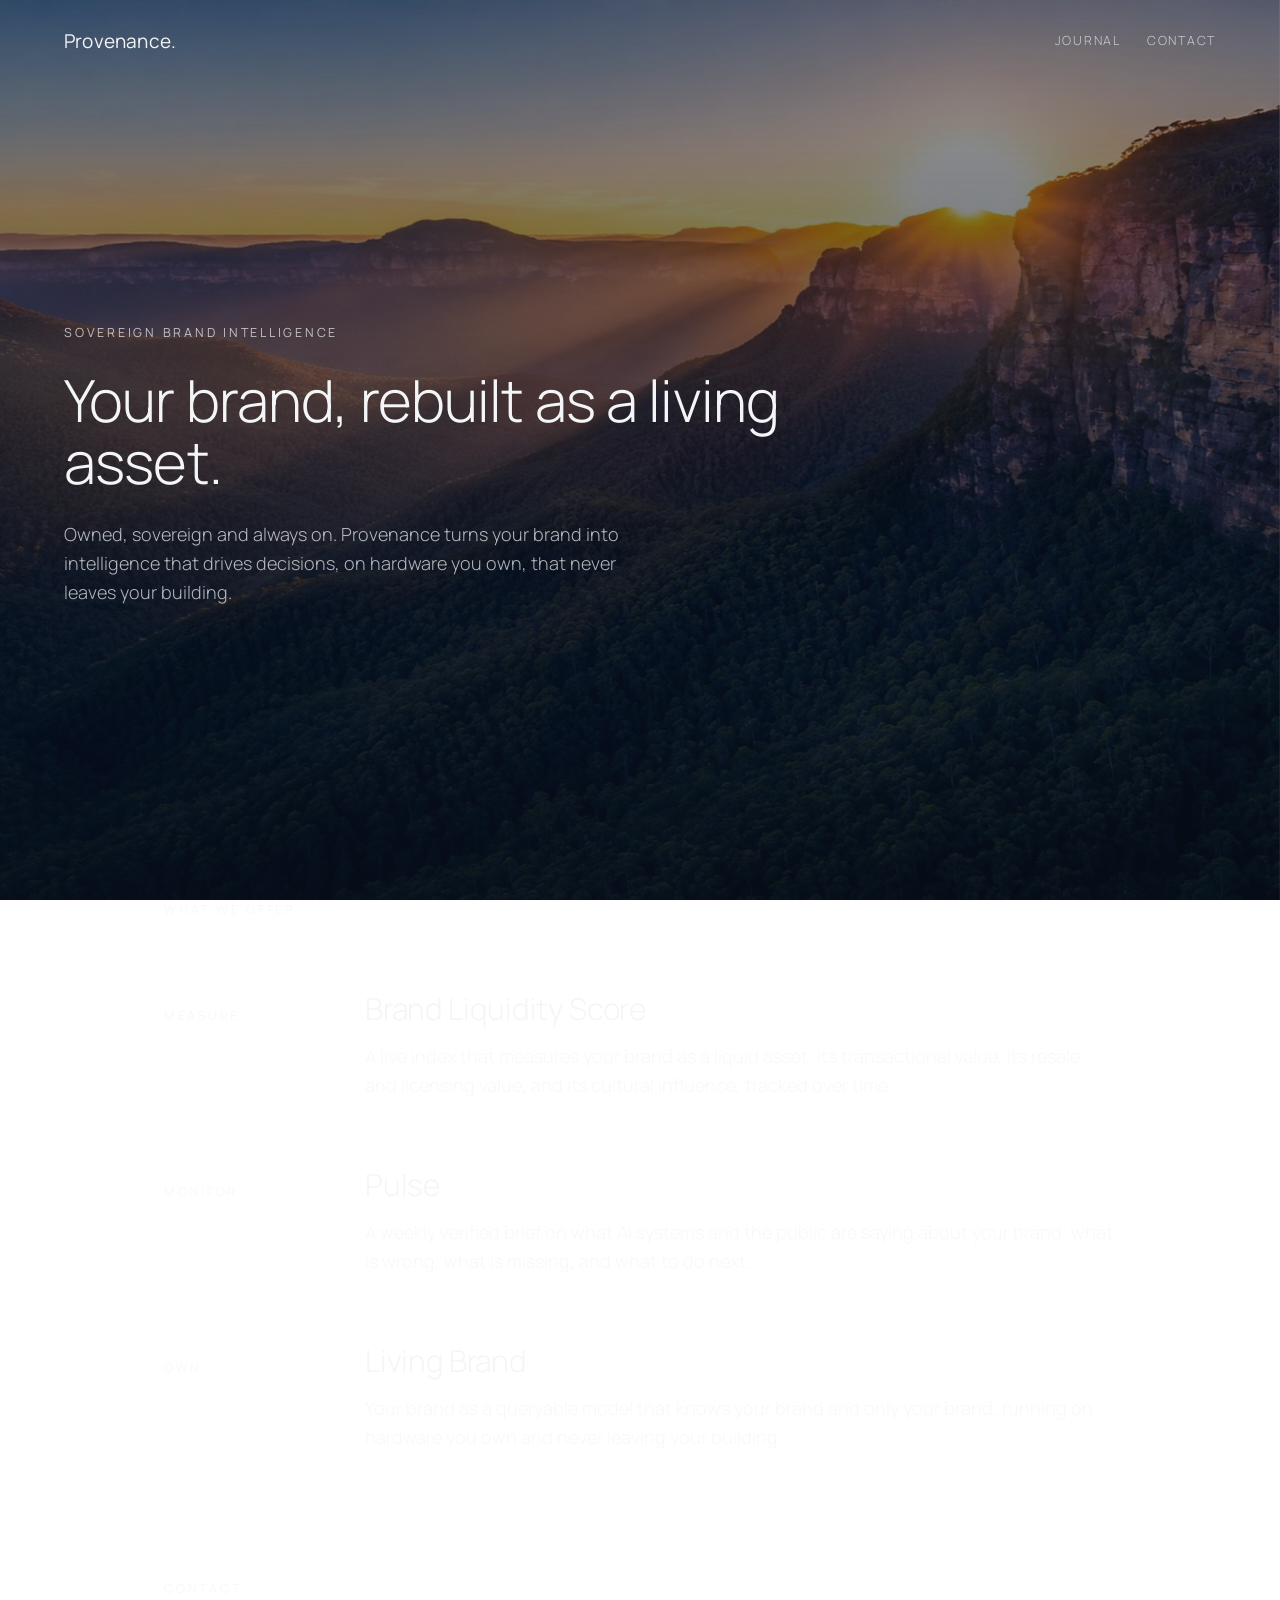
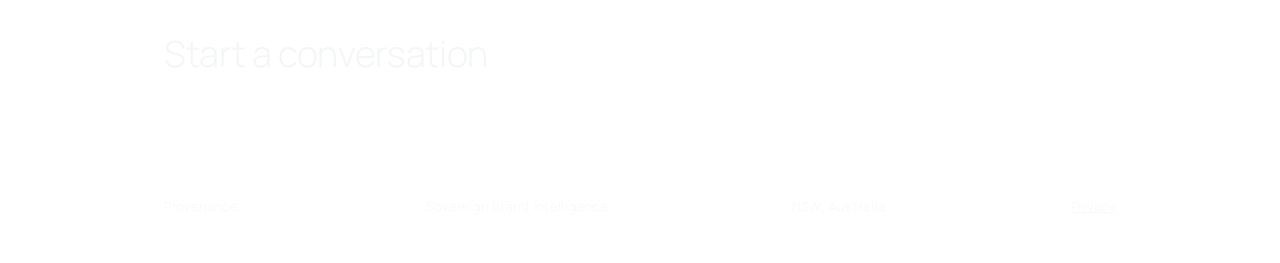
<file: index.html>
<!doctype html>
<html lang="en-AU">
<head>
<meta charset="utf-8">
<meta name="viewport" content="width=device-width, initial-scale=1">
<title>Provenance · Sovereign Brand Intelligence</title>
<meta name="description" content="Provenance rebuilds your brand as a living, sovereign asset. Owned, on hardware you control, never leaving your building.">
<link rel="canonical" href="https://provenancestudio.ai/">
<meta property="og:type" content="website">
<meta property="og:title" content="Provenance · Sovereign Brand Intelligence">
<meta property="og:description" content="Your brand, rebuilt as a living, sovereign asset. Owned, on hardware you control, never leaving your building.">
<meta property="og:url" content="https://provenancestudio.ai/">
<meta property="og:image" content="https://provenancestudio.ai/og.jpg">
<meta name="twitter:card" content="summary_large_image">
<meta name="twitter:title" content="Provenance · Sovereign Brand Intelligence">
<meta name="twitter:description" content="Your brand, rebuilt as a living, sovereign asset.">
<meta name="twitter:image" content="https://provenancestudio.ai/og.jpg">
<meta name="robots" content="index,follow,max-image-preview:large">
<meta name="author" content="Provenance Studio">
<link rel="alternate" type="text/plain" href="/llms.txt" title="llms.txt">
<script type="application/ld+json">
{
  "@context":"https://schema.org",
  "@type":"Organization",
  "name":"Provenance",
  "legalName":"Provenance Studio",
  "url":"https://provenancestudio.ai/",
  "slogan":"Sovereign Brand Intelligence",
  "description":"Provenance rebuilds a brand as a living, queryable asset: a model trained on the brand and only that brand, running on hardware the client owns, that never leaves the building and compounds in value over time.",
  "email":"pete@provenancestudio.ai",
  "areaServed":"AU",
  "address":{"@type":"PostalAddress","addressRegion":"NSW","addressCountry":"AU"},
  "founder":[{"@type":"Person","name":"Pete Galmes"},{"@type":"Person","name":"Alex Vitlin"}],
  "makesOffer":[
    {"@type":"Offer","itemOffered":{"@type":"Service","name":"Brand Liquidity Score","description":"A live index that measures a brand as a liquid asset: transactional value, resale and licensing value, and cultural influence, tracked over time."}},
    {"@type":"Offer","itemOffered":{"@type":"Service","name":"Pulse","description":"A weekly verified brief on what AI systems and the public are saying about a brand: what is wrong, what is missing, and what to do next."}},
    {"@type":"Offer","itemOffered":{"@type":"Service","name":"Living Brand","description":"A brand rebuilt as a queryable model that knows the brand and only that brand, running on hardware the client owns and never leaving their building."}}
  ]
}
</script>
<link rel="preconnect" href="https://fonts.googleapis.com">
<link rel="preconnect" href="https://fonts.gstatic.com" crossorigin>
<link href="https://fonts.googleapis.com/css2?family=Manrope:wght@300;400&display=swap" rel="stylesheet">
<style>
  :root{
    --copy:clamp(16px,1.55vw,18px);
    --white:#F3F5F7;
    --dim:rgba(243,245,247,.72);
    --line:rgba(243,245,247,.20);
    --maxw:1080px;
    --gutter:clamp(22px,5vw,64px);
    --font:"Manrope",system-ui,-apple-system,sans-serif;
  }
  *{box-sizing:border-box}
  html{-webkit-text-size-adjust:100%;scroll-behavior:smooth}
  body{margin:0;font-family:var(--font);font-weight:300;color:var(--white);
    font-size:var(--copy);line-height:1.62;-webkit-font-smoothing:antialiased}
  a{color:inherit}
  ::selection{background:rgba(243,245,247,.85);color:#0C1826}

  /* fixed photographic background + legibility scrim */
  .bg{position:fixed;inset:0;z-index:-2;
    background:url("[data-uri]") center/cover no-repeat}
  .scrim{position:fixed;inset:0;z-index:-1;
    background:linear-gradient(180deg,rgba(8,16,28,.42) 0%,rgba(8,16,28,.58) 42%,rgba(8,16,28,.78) 100%)}

  .wrap{max-width:var(--maxw);margin:0 auto;padding:0 var(--gutter)}
  .eyebrow{font-size:12.5px;font-weight:400;letter-spacing:.22em;text-transform:uppercase;color:var(--dim)}

  /* top bar */
  .top{display:flex;align-items:center;justify-content:space-between;
    padding:26px var(--gutter);position:absolute;top:0;left:0;right:0;z-index:5}
  .brand{font-size:19px;font-weight:400;letter-spacing:.01em;text-decoration:none}
  .top a.contact{text-decoration:none;color:var(--dim);letter-spacing:.14em;
    text-transform:uppercase;font-size:12.5px;transition:color .2s}
  .top a.contact:hover{color:var(--white)}

  /* hero */
  .hero{min-height:100svh;display:flex;flex-direction:column;justify-content:center;
    padding:120px var(--gutter) 90px}
  .hero-in{max-width:760px}
  .hero .eyebrow{margin-bottom:26px}
  .statement{font-weight:300;font-size:clamp(30px,5.4vw,58px);line-height:1.08;
    letter-spacing:-.015em;margin:0}
  .sub{margin:26px 0 0;max-width:54ch;color:var(--dim);font-weight:300}

  /* offerings */
  .offer{padding:0 0 96px}
  .offer .eyebrow{margin-bottom:34px}
  .item{padding:30px 0;border-top:1px solid var(--line);
    display:grid;grid-template-columns:150px 1fr;gap:clamp(16px,4vw,54px);align-items:baseline}
  .item:last-child{border-bottom:1px solid var(--line)}
  .item .tag{font-size:12.5px;letter-spacing:.2em;text-transform:uppercase;color:var(--dim);font-weight:400}
  .item h3{margin:0 0 8px;font-weight:300;font-size:clamp(23px,2.6vw,30px);letter-spacing:-.01em}
  .item p{margin:0;color:var(--dim);font-weight:300}
  @media(max-width:620px){.item{grid-template-columns:1fr;gap:10px;padding:26px 0}}

  /* contact */
  .contact-sec{padding:0 0 110px}
  .contact-sec .eyebrow{margin-bottom:26px}
  .mails{display:flex;flex-direction:column;gap:14px}
  .mails a{font-size:clamp(22px,3.4vw,36px);font-weight:300;letter-spacing:-.01em;
    text-decoration:none;width:fit-content;border-bottom:1px solid transparent;
    padding-bottom:2px;transition:border-color .2s}
  .mails a:hover{border-color:var(--white)}

  footer{padding:0 0 46px}
  .foot{display:flex;justify-content:space-between;flex-wrap:wrap;gap:8px;
    color:var(--dim);font-size:12.5px;letter-spacing:.06em}

  .topnav{display:flex;gap:26px;align-items:center}
  .topnav a{text-decoration:none;color:var(--dim);letter-spacing:.14em;text-transform:uppercase;font-size:12.5px;transition:color .2s}
  .topnav a:hover{color:var(--white)}
  a:focus-visible{outline:1px solid var(--white);outline-offset:4px}
  .rise{opacity:0;transform:translateY(14px);transition:opacity .8s ease,transform .8s ease}
  .rise.in{opacity:1;transform:none}
  @media(prefers-reduced-motion:reduce){.rise{opacity:1;transform:none;transition:none}html{scroll-behavior:auto}}
</style>
<script type="application/ld+json">
{"@context":"https://schema.org","@type":"WebSite","name":"Provenance","url":"https://provenancestudio.ai/","inLanguage":"en-AU","publisher":{"@type":"Organization","name":"Provenance"}}
</script>
</head>
<body id="top">
<div class="bg"></div><div class="scrim"></div>

<div class="top">
  <a class="brand" href="#top">Provenance.</a>
  <nav class="topnav">
    <a href="blog/">Journal</a>
    <a href="mailto:pete@provenancestudio.ai">Contact</a>
  </nav>
</div>

<header class="hero"><div class="hero-in">
  <div class="eyebrow rise">Sovereign Brand Intelligence</div>
  <h1 class="statement rise">Your brand, rebuilt as a living asset.</h1>
  <p class="sub rise">Owned, sovereign and always on. Provenance turns your brand into intelligence that drives decisions, on hardware you own, that never leaves your building.</p>
</div></header>

<section class="offer"><div class="wrap">
  <div class="eyebrow rise">What we offer</div>

  <div class="item rise">
    <div class="tag">Measure</div>
    <div>
      <h3>Brand Liquidity Score</h3>
      <p>A live index that measures your brand as a liquid asset: its transactional value, its resale and licensing value, and its cultural influence, tracked over time.</p>
    </div>
  </div>

  <div class="item rise">
    <div class="tag">Monitor</div>
    <div>
      <h3>Pulse</h3>
      <p>A weekly verified brief on what AI systems and the public are saying about your brand: what is wrong, what is missing, and what to do next.</p>
    </div>
  </div>

  <div class="item rise">
    <div class="tag">Own</div>
    <div>
      <h3>Living Brand</h3>
      <p>Your brand as a queryable model that knows your brand and only your brand, running on hardware you own and never leaving your building.</p>
    </div>
  </div>

</div></section>

<section id="contact" class="contact-sec"><div class="wrap">
  <div class="eyebrow rise">Contact</div>
  <div class="mails rise">
    <a href="mailto:pete@provenancestudio.ai">Start a conversation</a>
  </div>
</div></section>

<footer><div class="wrap"><div class="foot">
  <span>Provenance.</span>
  <span>Sovereign Brand Intelligence</span>
  <span>NSW, Australia</span>
  <span><a href="privacy.html">Privacy</a></span>
</div></div></footer>

<script>
  const io=new IntersectionObserver((es)=>{es.forEach(e=>{if(e.isIntersecting){e.target.classList.add("in");io.unobserve(e.target)}})},{threshold:.12,rootMargin:"0px 0px -6% 0px"});
  document.querySelectorAll(".rise").forEach(el=>io.observe(el));
  window.addEventListener("load",()=>{document.querySelectorAll(".hero .rise").forEach((el,i)=>setTimeout(()=>el.classList.add("in"),90*i))});
</script>
</body>
</html>
</file>
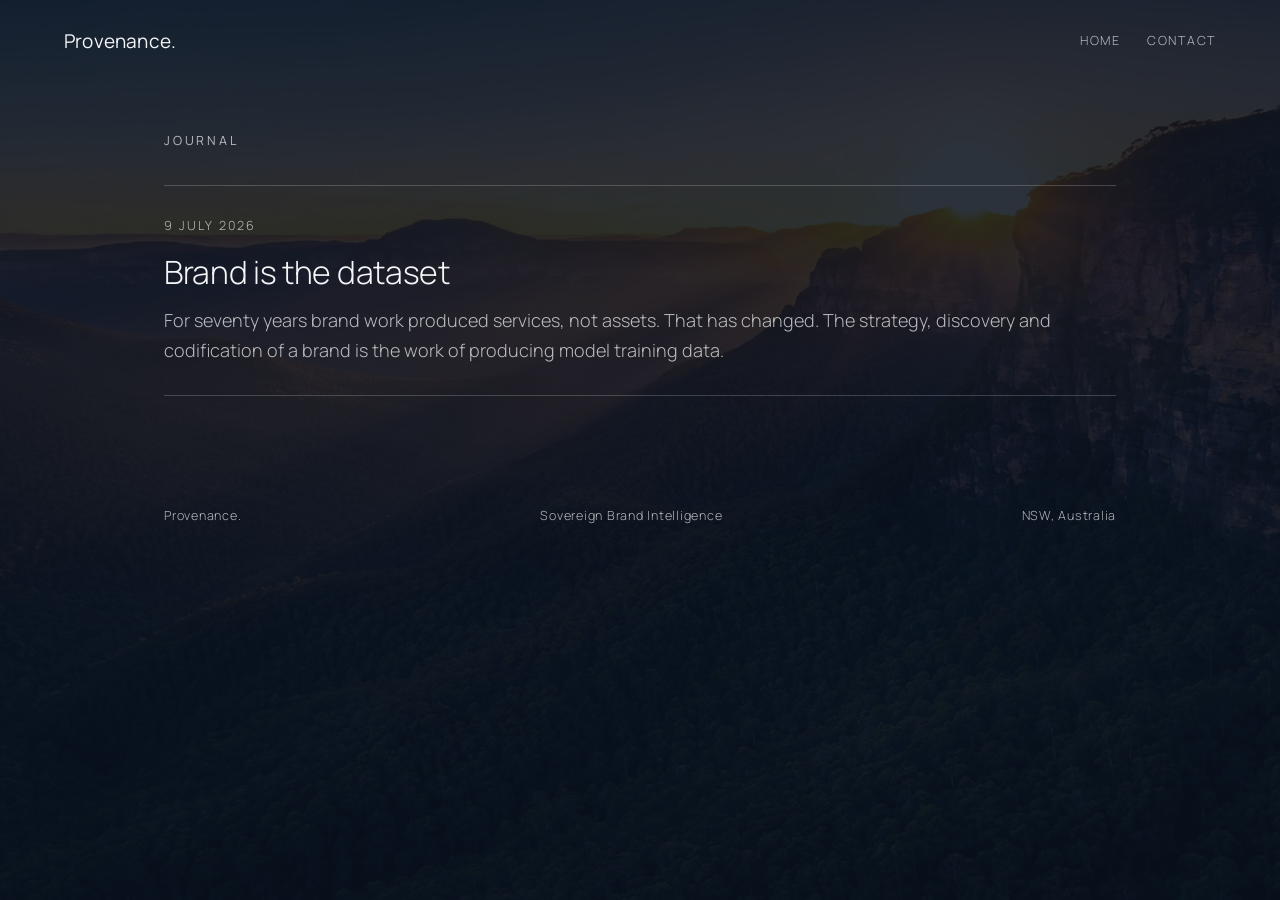
<file: blog/index.html>
<!doctype html>
<html lang="en-AU">
<head>
<meta charset="utf-8">
<meta name="viewport" content="width=device-width, initial-scale=1">
<title>Journal · Provenance</title>
<meta name="description" content="Writing from Provenance on sovereign brand intelligence, living brands, and brand as an owned asset.">
<meta name="robots" content="index,follow,max-image-preview:large">
<meta name="author" content="Provenance Studio">
<link rel="canonical" href="https://provenancestudio.ai/blog/">
<meta property="og:type" content="website">
<meta property="og:title" content="Journal · Provenance">
<meta property="og:description" content="Writing from Provenance on sovereign brand intelligence and brand as an owned asset.">
<meta property="og:url" content="https://provenancestudio.ai/blog/">
<meta property="og:image" content="https://provenancestudio.ai/og.jpg">
<meta name="twitter:card" content="summary_large_image">
<meta name="twitter:title" content="Journal · Provenance">
<meta name="twitter:description" content="Writing from Provenance on sovereign brand intelligence.">
<meta name="twitter:image" content="https://provenancestudio.ai/og.jpg">
<link rel="preconnect" href="https://fonts.googleapis.com">
<link rel="preconnect" href="https://fonts.gstatic.com" crossorigin>
<link href="https://fonts.googleapis.com/css2?family=Manrope:wght@300;400&display=swap" rel="stylesheet">
<link rel="stylesheet" href="../style.css">
<script type="application/ld+json">
{
  "@context":"https://schema.org",
  "@type":"Blog",
  "name":"Provenance Journal",
  "url":"https://provenancestudio.ai/blog/",
  "inLanguage":"en-AU",
  "publisher":{"@type":"Organization","name":"Provenance","url":"https://provenancestudio.ai/"},
  "blogPost":[
    {"@type":"BlogPosting","headline":"Brand is the dataset","datePublished":"2026-07-09","url":"https://provenancestudio.ai/blog/brand-is-the-dataset.html"}
  ]
}
</script>
</head>
<body>
<div class="bg"></div><div class="scrim"></div>
<header class="top">
  <a class="brand" href="../">Provenance.</a>
  <nav class="topnav" aria-label="Primary">
    <a href="../">Home</a>
    <a href="mailto:pete@provenancestudio.ai">Contact</a>
  </nav>
</header>

<main class="journal"><div class="wrap">
  <h1 class="eyebrow">Journal</h1>

  <!-- NEWEST FIRST. To add a post: copy an <a class="entry"> block here, then create its page in /blog/ -->
  <a class="entry" href="brand-is-the-dataset.html">
    <div class="date">9 July 2026</div>
    <h2>Brand is the dataset</h2>
    <p>For seventy years brand work produced services, not assets. That has changed. The strategy, discovery and codification of a brand is the work of producing model training data.</p>
  </a>

</div></main>

<footer><div class="wrap"><div class="foot">
  <span>Provenance.</span><span>Sovereign Brand Intelligence</span><span>NSW, Australia</span>
</div></div></footer>
</body>
</html>
</file>
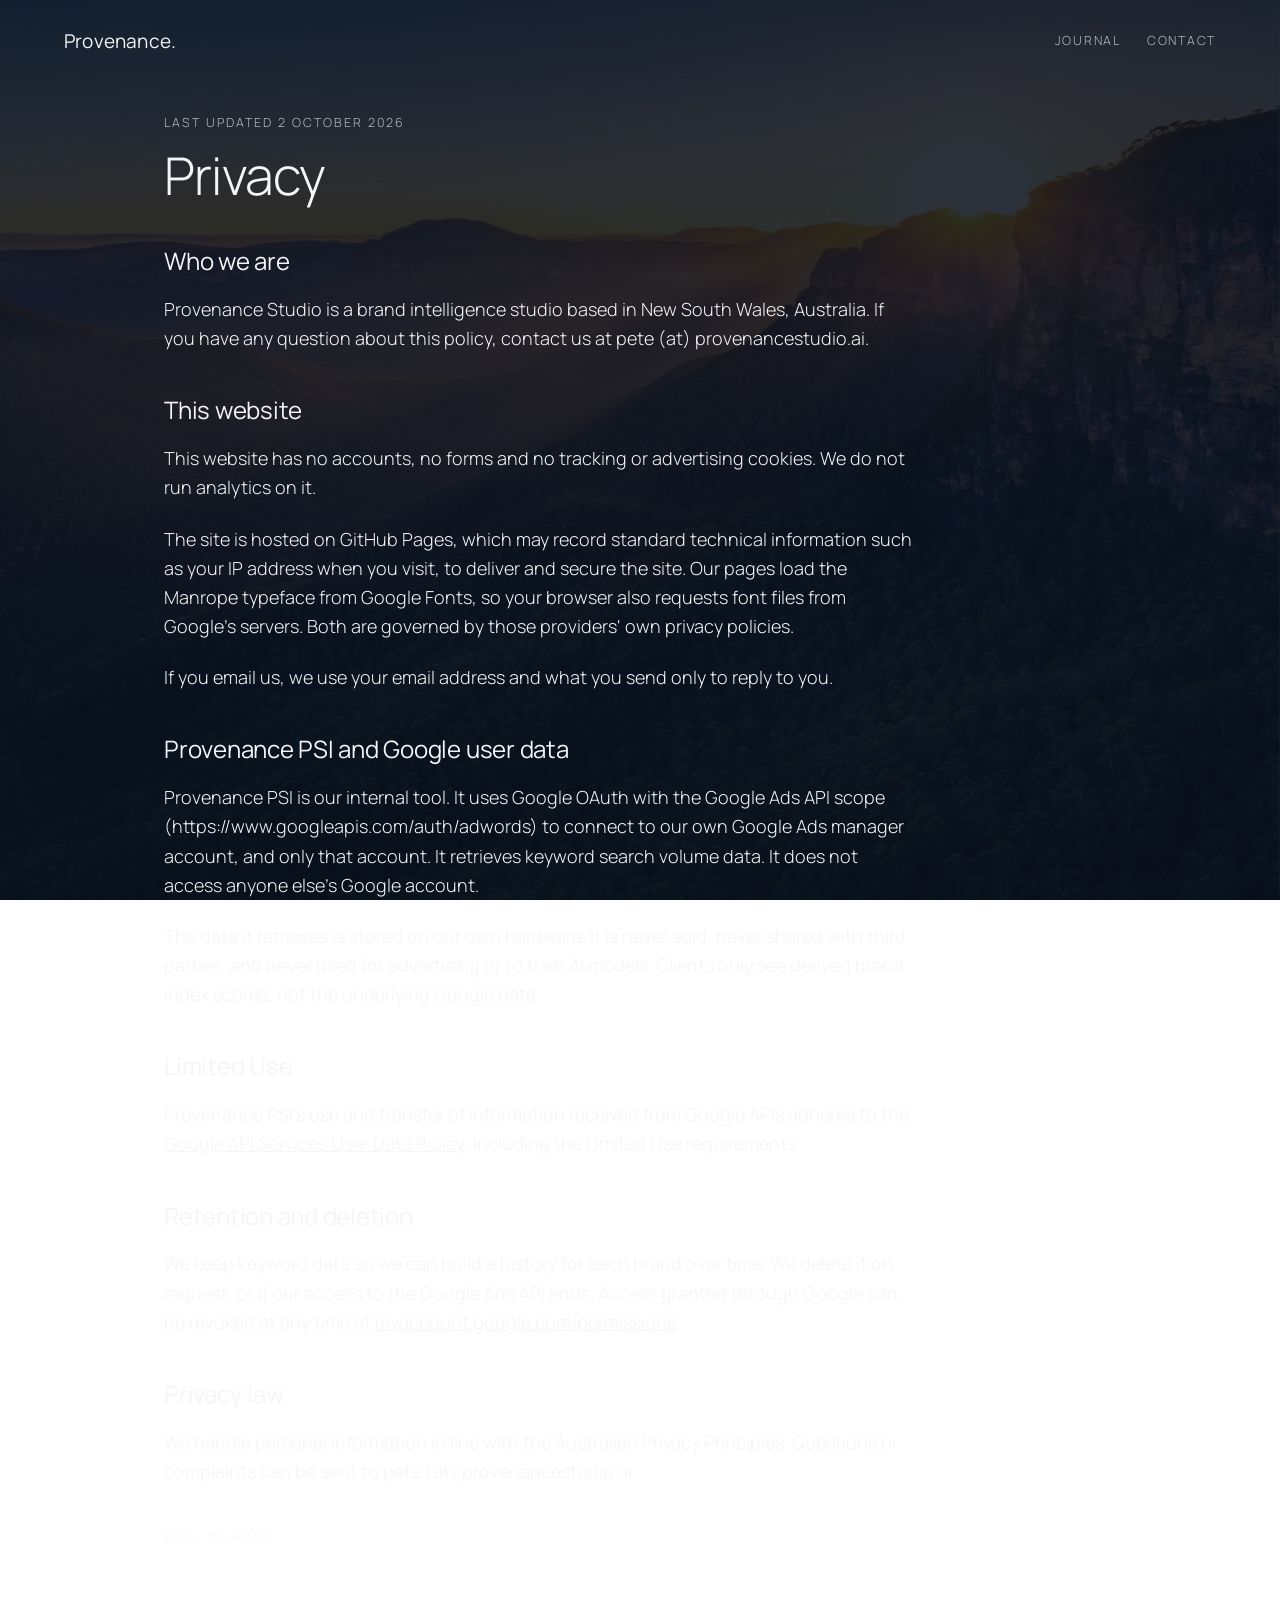
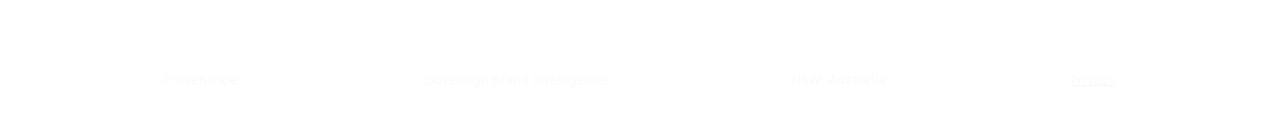
<file: privacy.html>
<!doctype html>
<html lang="en-AU">
<head>
<meta charset="utf-8">
<meta name="viewport" content="width=device-width, initial-scale=1">
<title>Privacy · Provenance</title>
<meta name="description" content="How Provenance Studio handles personal information and Google user data.">
<link rel="canonical" href="https://provenancestudio.ai/privacy.html">
<meta property="og:type" content="website">
<meta property="og:title" content="Privacy · Provenance">
<meta property="og:description" content="How Provenance Studio handles personal information and Google user data.">
<meta property="og:url" content="https://provenancestudio.ai/privacy.html">
<meta property="og:image" content="https://provenancestudio.ai/og.jpg">
<meta name="twitter:card" content="summary_large_image">
<meta name="robots" content="index,follow">
<meta name="author" content="Provenance Studio">
<link rel="preconnect" href="https://fonts.googleapis.com">
<link rel="preconnect" href="https://fonts.gstatic.com" crossorigin>
<link href="https://fonts.googleapis.com/css2?family=Manrope:wght@300;400&display=swap" rel="stylesheet">
<link rel="stylesheet" href="style.css">
</head>
<body>
<div class="bg"></div><div class="scrim"></div>
<div class="top">
  <a class="brand" href="./">Provenance.</a>
  <nav class="topnav">
    <a href="blog/">Journal</a>
    <a href="#who-we-are">Contact</a>
  </nav>
</div>

<article class="post"><div class="wrap">
  <div class="date">Last updated 2 October 2026</div>
  <h1>Privacy</h1>

  <div class="article">
    <h2 id="who-we-are">Who we are</h2>
    <p>Provenance Studio is a brand intelligence studio based in New South Wales, Australia. If you have any question about this policy, contact us at pete (at) provenancestudio.ai.</p>

    <h2>This website</h2>
    <p>This website has no accounts, no forms and no tracking or advertising cookies. We do not run analytics on it.</p>
    <p>The site is hosted on GitHub Pages, which may record standard technical information such as your IP address when you visit, to deliver and secure the site. Our pages load the Manrope typeface from Google Fonts, so your browser also requests font files from Google's servers. Both are governed by those providers' own privacy policies.</p>
    <p>If you email us, we use your email address and what you send only to reply to you.</p>

    <h2>Provenance PSI and Google user data</h2>
    <p>Provenance PSI is our internal tool. It uses Google OAuth with the Google Ads API scope (https://www.googleapis.com/auth/adwords) to connect to our own Google Ads manager account, and only that account. It retrieves keyword search volume data. It does not access anyone else's Google account.</p>
    <p>The data it retrieves is stored on our own hardware. It is never sold, never shared with third parties, and never used for advertising or to train AI models. Clients only see derived brand index scores, not the underlying Google data.</p>

    <h2>Limited Use</h2>
    <p>Provenance PSI's use and transfer of information received from Google APIs adheres to the <a href="https://developers.google.com/terms/api-services-user-data-policy">Google API Services User Data Policy</a>, including the Limited Use requirements.</p>

    <h2>Retention and deletion</h2>
    <p>We keep keyword data so we can build a history for each brand over time. We delete it on request, or if our access to the Google Ads API ends. Access granted through Google can be revoked at any time at <a href="https://myaccount.google.com/permissions">myaccount.google.com/permissions</a>.</p>

    <h2>Privacy law</h2>
    <p>We handle personal information in line with the Australian Privacy Principles. Questions or complaints can be sent to pete (at) provenancestudio.ai.</p>

    <a class="back" href="./">Back to home</a>
  </div>
</div></article>

<footer><div class="wrap"><div class="foot">
  <span>Provenance.</span><span>Sovereign Brand Intelligence</span><span>NSW, Australia</span><span><a href="privacy.html">Privacy</a></span>
</div></div></footer>
</body>
</html>
</file>
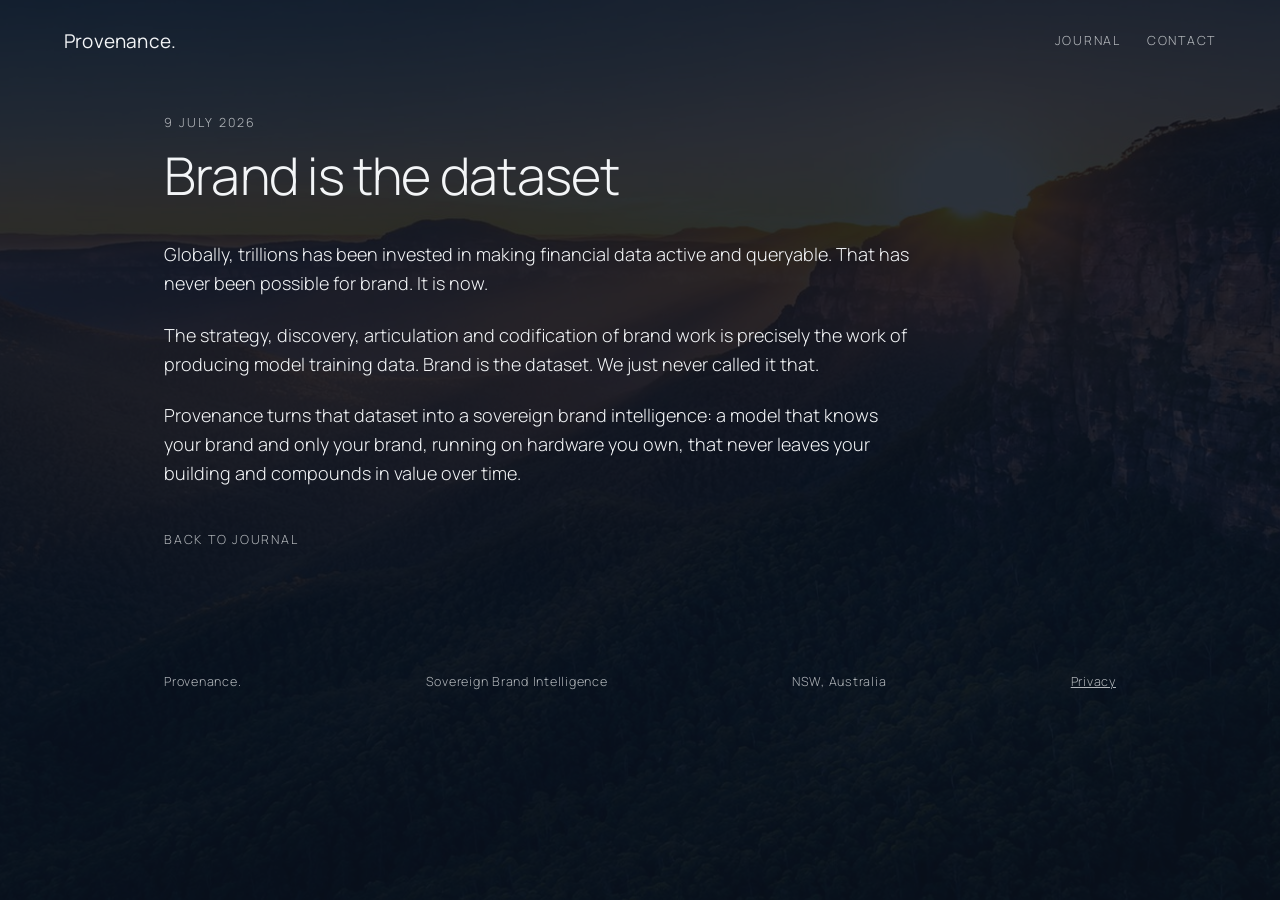
<file: blog/brand-is-the-dataset.html>
<!doctype html>
<html lang="en-AU">
<head>
<meta charset="utf-8">
<meta name="viewport" content="width=device-width, initial-scale=1">
<title>Brand is the dataset · Provenance</title>
<meta name="description" content="For seventy years brand work produced services, not assets. That has changed.">
<link rel="canonical" href="https://provenancestudio.ai/blog/brand-is-the-dataset.html">
<meta property="og:type" content="article">
<meta property="og:title" content="Brand is the dataset">
<meta property="og:description" content="For seventy years brand work produced services, not assets. That has changed.">
<meta property="og:url" content="https://provenancestudio.ai/blog/brand-is-the-dataset.html">
<meta property="og:image" content="https://provenancestudio.ai/og.jpg">
<meta name="twitter:card" content="summary_large_image">
<meta name="robots" content="index,follow,max-image-preview:large">
<meta name="author" content="Provenance Studio">
<link rel="preconnect" href="https://fonts.googleapis.com">
<link rel="preconnect" href="https://fonts.gstatic.com" crossorigin>
<link href="https://fonts.googleapis.com/css2?family=Manrope:wght@300;400&display=swap" rel="stylesheet">
<link rel="stylesheet" href="../style.css">
<script type="application/ld+json">
{"@context":"https://schema.org","@type":"BlogPosting","headline":"Brand is the dataset","datePublished":"2026-07-09","author":{"@type":"Organization","name":"Provenance"},"publisher":{"@type":"Organization","name":"Provenance"},"mainEntityOfPage":"https://provenancestudio.ai/blog/brand-is-the-dataset.html","description":"For seventy years brand work produced services, not assets. That has changed.","image":"https://provenancestudio.ai/og.jpg","inLanguage":"en-AU"}
</script>
</head>
<body>
<div class="bg"></div><div class="scrim"></div>
<div class="top">
  <a class="brand" href="../">Provenance.</a>
  <nav class="topnav">
    <a href="./">Journal</a>
    <a href="mailto:pete@provenancestudio.ai">Contact</a>
  </nav>
</div>

<article class="post"><div class="wrap">
  <div class="date">9 July 2026</div>
  <h1>Brand is the dataset</h1>

  <div class="article">
    <!-- Replace this starter copy with your own. Keep it light, no serif, no bold, no em dashes. -->
    <p>Globally, trillions has been invested in making financial data active and queryable. That has never been possible for brand. It is now.</p>
    <p>The strategy, discovery, articulation and codification of brand work is precisely the work of producing model training data. Brand is the dataset. We just never called it that.</p>
    <p>Provenance turns that dataset into a sovereign brand intelligence: a model that knows your brand and only your brand, running on hardware you own, that never leaves your building and compounds in value over time.</p>

    <a class="back" href="./">Back to Journal</a>
  </div>
</div></article>

<footer><div class="wrap"><div class="foot">
  <span>Provenance.</span><span>Sovereign Brand Intelligence</span><span>NSW, Australia</span><span><a href="../privacy.html">Privacy</a></span>
</div></div></footer>
</body>
</html>
</file>
<file: style.css>
:root{
  --copy:clamp(16px,1.55vw,18px);
  --white:#F3F5F7;
  --dim:rgba(243,245,247,.72);
  --line:rgba(243,245,247,.20);
  --maxw:1080px;
  --read:68ch;
  --gutter:clamp(22px,5vw,64px);
  --font:"Manrope",system-ui,-apple-system,sans-serif;
}
*{box-sizing:border-box}
html{-webkit-text-size-adjust:100%;scroll-behavior:smooth}
body{margin:0;font-family:var(--font);font-weight:300;color:var(--white);
  font-size:var(--copy);line-height:1.62;-webkit-font-smoothing:antialiased}
a{color:inherit}
::selection{background:rgba(243,245,247,.85);color:#0C1826}
.bg{position:fixed;inset:0;z-index:-2;background:url("hero.jpg") center/cover no-repeat}
.scrim{position:fixed;inset:0;z-index:-1;background:rgba(10,18,30,.86)}
.wrap{max-width:var(--maxw);margin:0 auto;padding:0 var(--gutter)}
.eyebrow{font-size:12.5px;font-weight:400;letter-spacing:.22em;text-transform:uppercase;color:var(--dim)}
.top{display:flex;align-items:center;justify-content:space-between;padding:26px var(--gutter)}
.brand{font-size:19px;font-weight:400;letter-spacing:.01em;text-decoration:none}
.topnav{display:flex;gap:26px;align-items:center}
.topnav a{text-decoration:none;color:var(--dim);letter-spacing:.14em;text-transform:uppercase;font-size:12.5px;transition:color .2s}
.topnav a:hover{color:var(--white)}

/* journal list */
.journal{padding:40px 0 110px}
.journal .eyebrow{margin-bottom:34px}
.entry{display:block;text-decoration:none;padding:30px 0;border-top:1px solid var(--line)}
.journal .entry:last-of-type{border-bottom:1px solid var(--line)}
.entry .date{font-size:12.5px;letter-spacing:.16em;text-transform:uppercase;color:var(--dim)}
.entry h2{margin:10px 0 8px;font-weight:300;font-size:clamp(23px,2.8vw,32px);letter-spacing:-.01em}
.entry p{margin:0;color:var(--dim);font-weight:300}
.entry:hover h2{color:#fff}

/* post */
.post{padding:30px 0 120px}
.post .date{font-size:12.5px;letter-spacing:.16em;text-transform:uppercase;color:var(--dim)}
.post h1{margin:14px 0 0;font-weight:300;font-size:clamp(30px,5vw,52px);line-height:1.1;letter-spacing:-.015em;max-width:20ch}
.post .article{max-width:var(--read);margin-top:36px}
.post .article p{margin:0 0 22px;font-weight:300;color:var(--white)}
.post .article h2{font-weight:400;font-size:clamp(20px,2.4vw,24px);margin:38px 0 14px;letter-spacing:-.01em}
.post .back{display:inline-block;margin-top:20px;color:var(--dim);text-decoration:none;
  letter-spacing:.14em;text-transform:uppercase;font-size:12.5px;transition:color .2s}
.post .back:hover{color:var(--white)}
footer{padding:0 0 46px}
.foot{display:flex;justify-content:space-between;flex-wrap:wrap;gap:8px;color:var(--dim);font-size:12.5px;letter-spacing:.06em}
a:focus-visible{outline:1px solid var(--white);outline-offset:4px}
</file>
